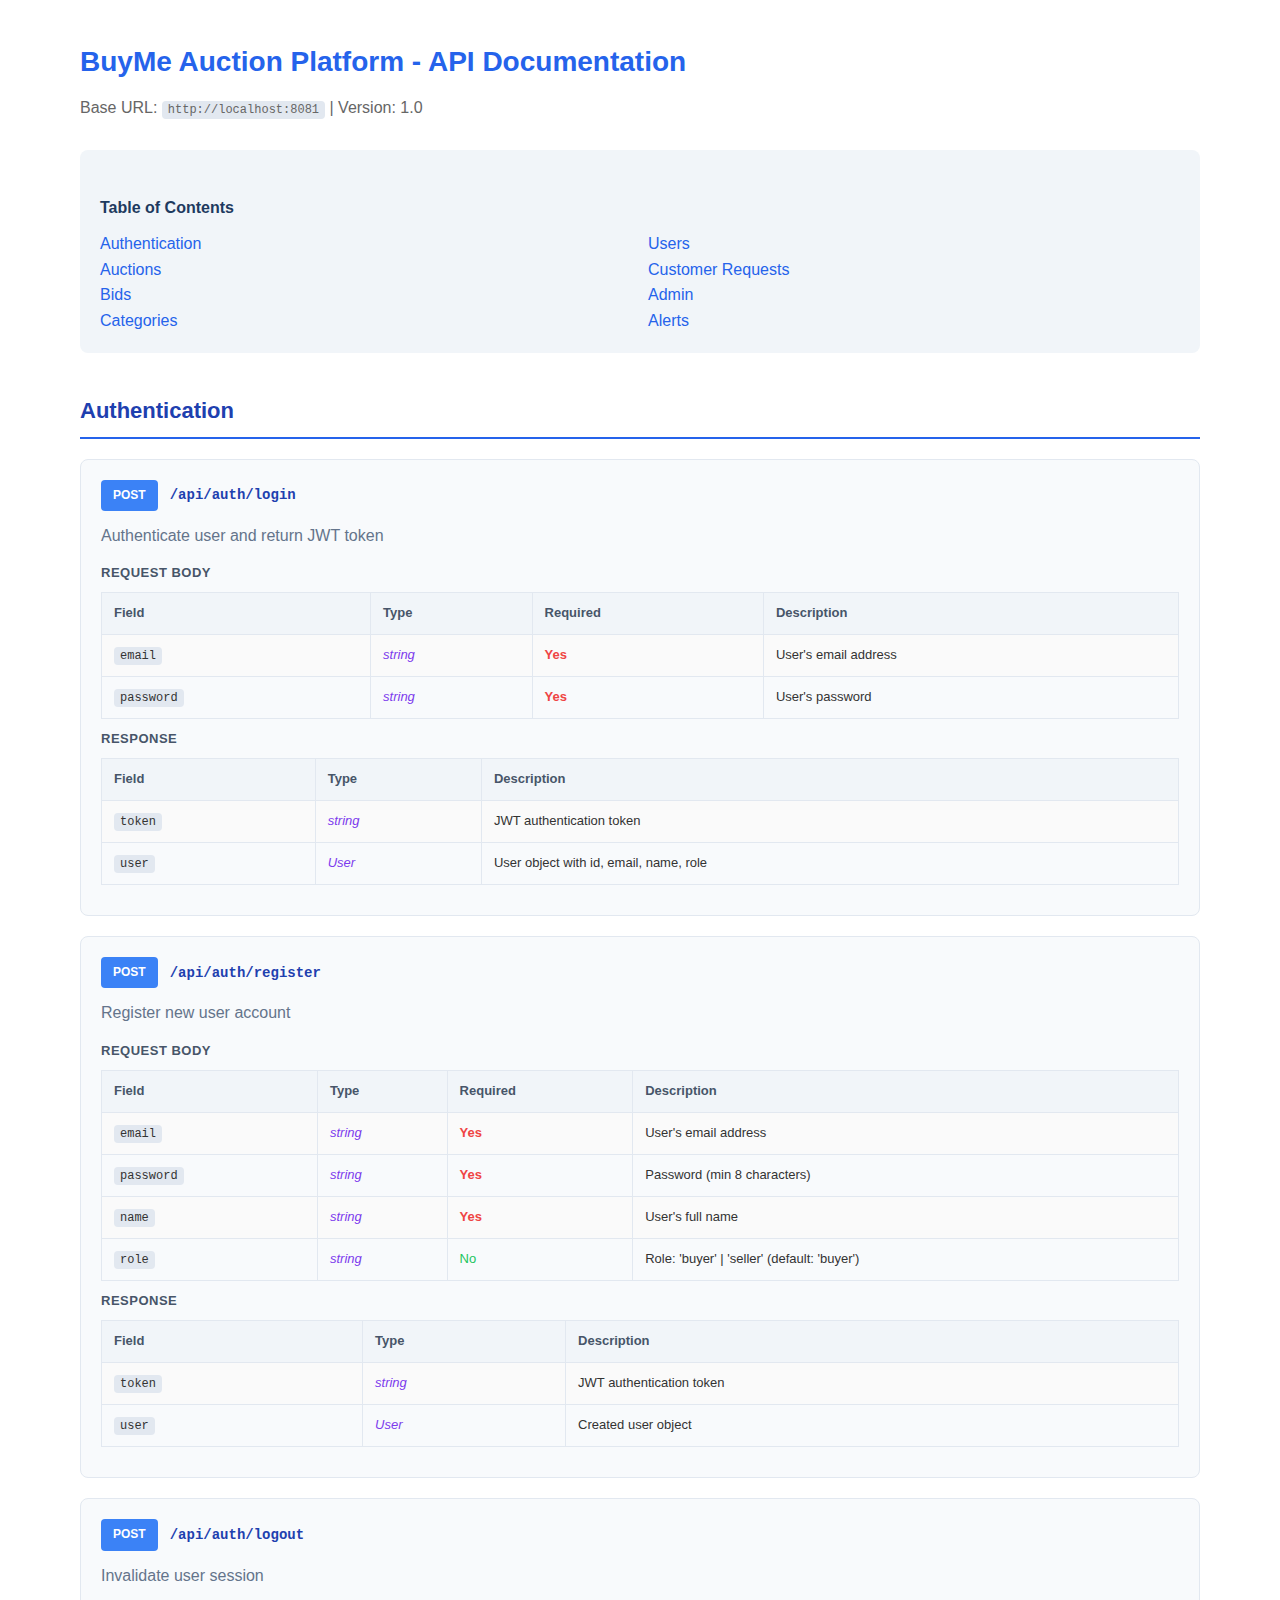
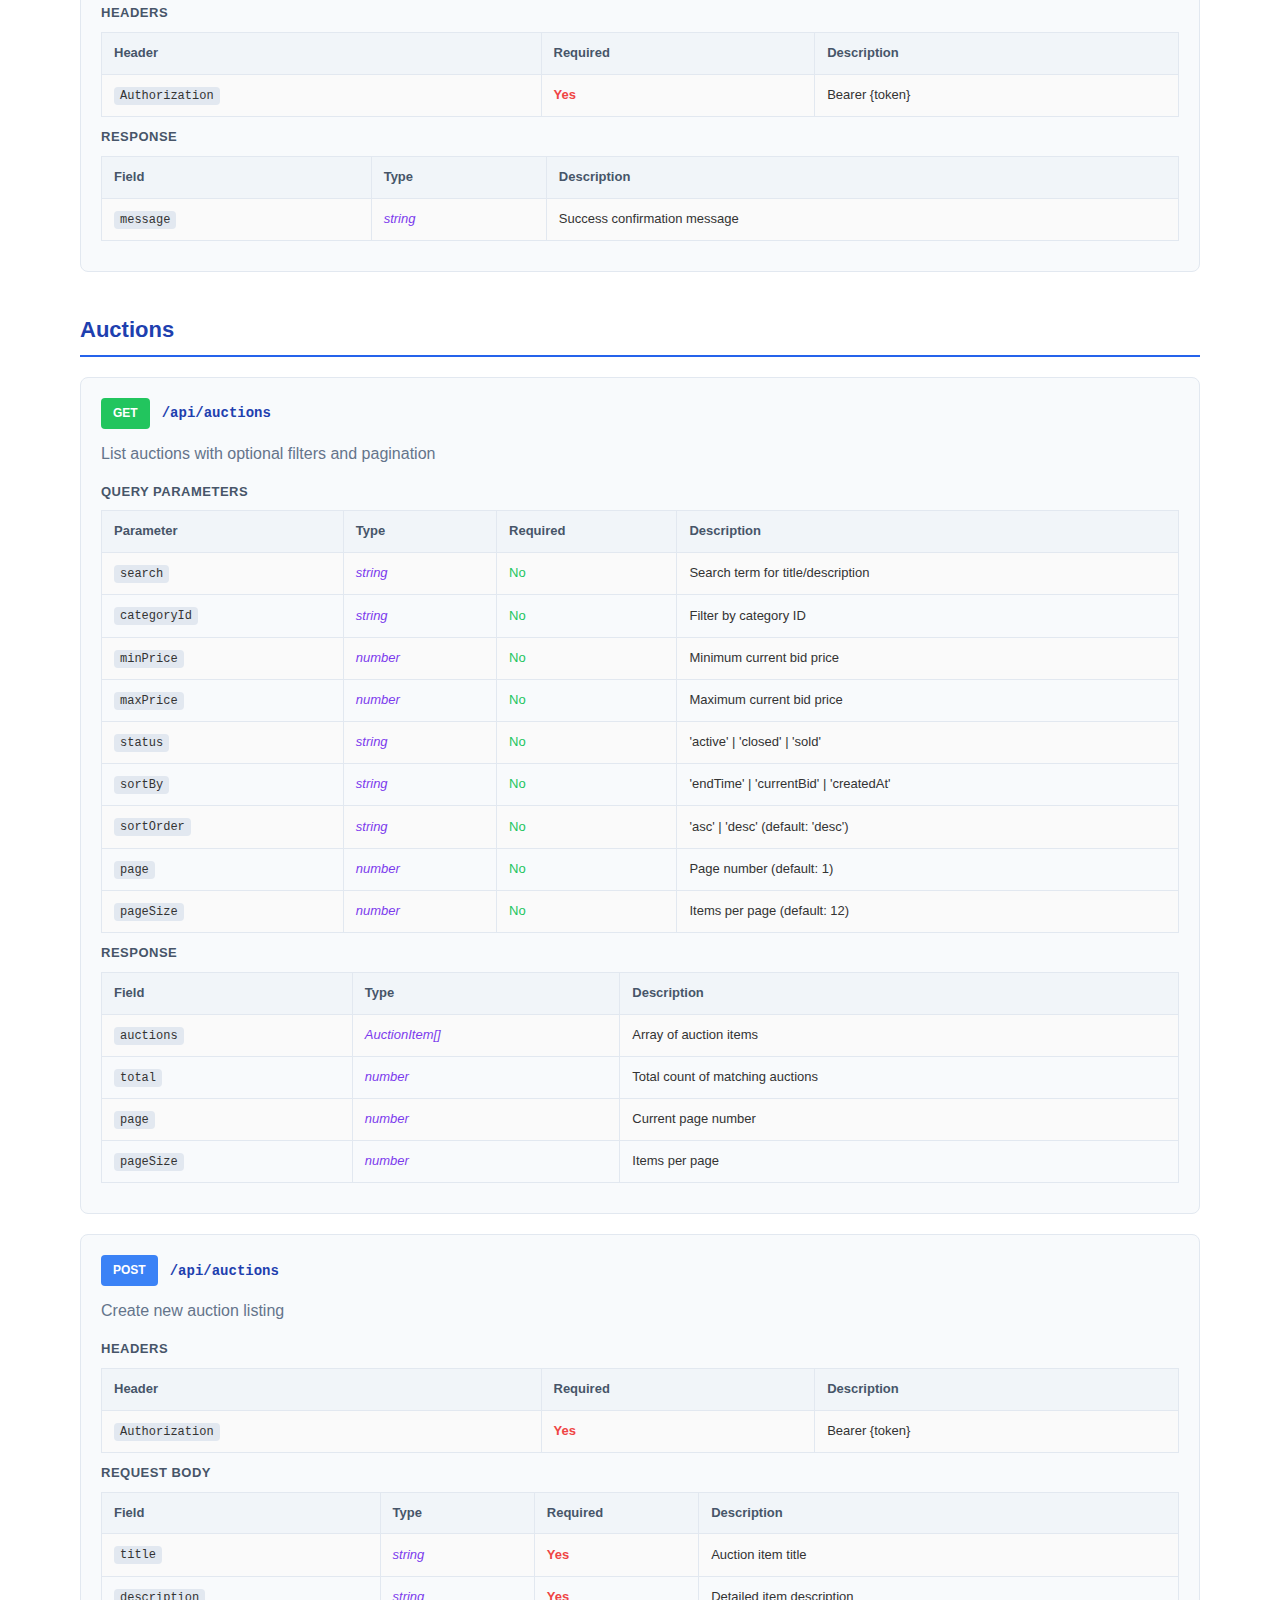
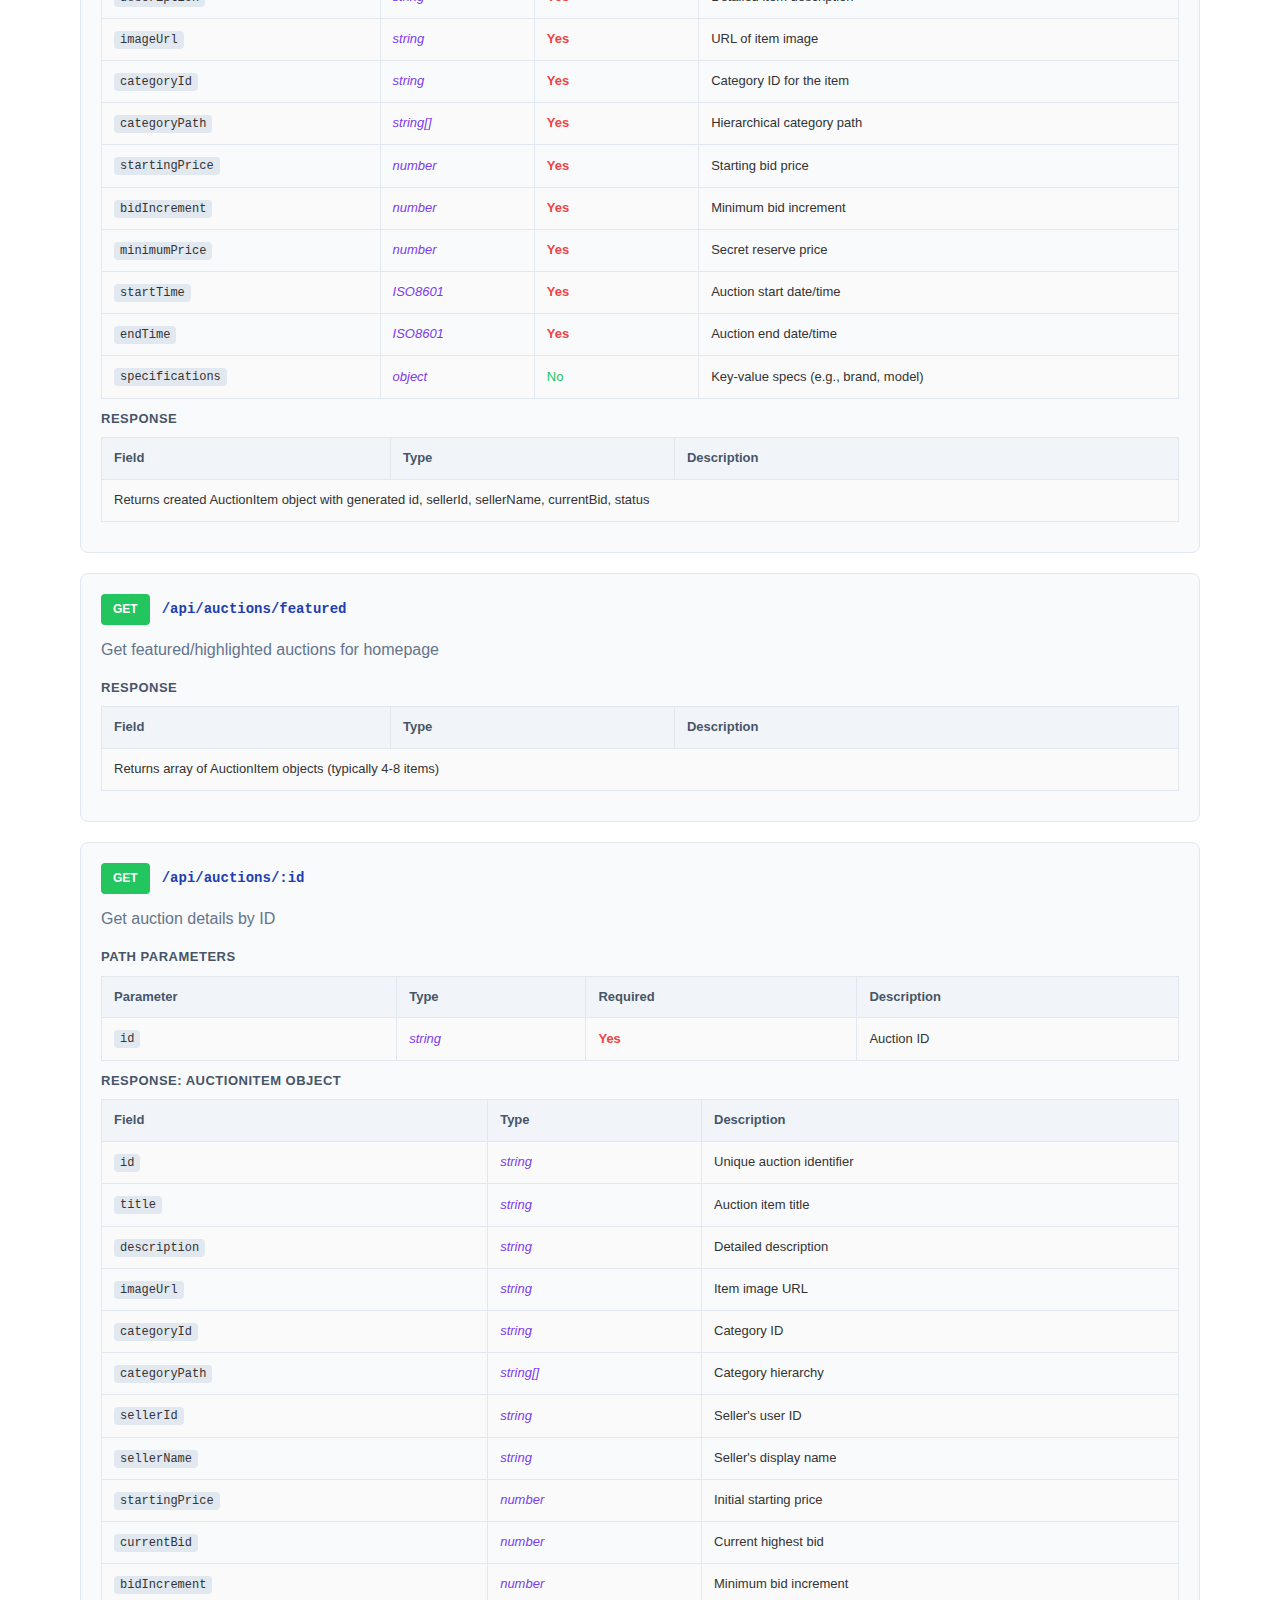
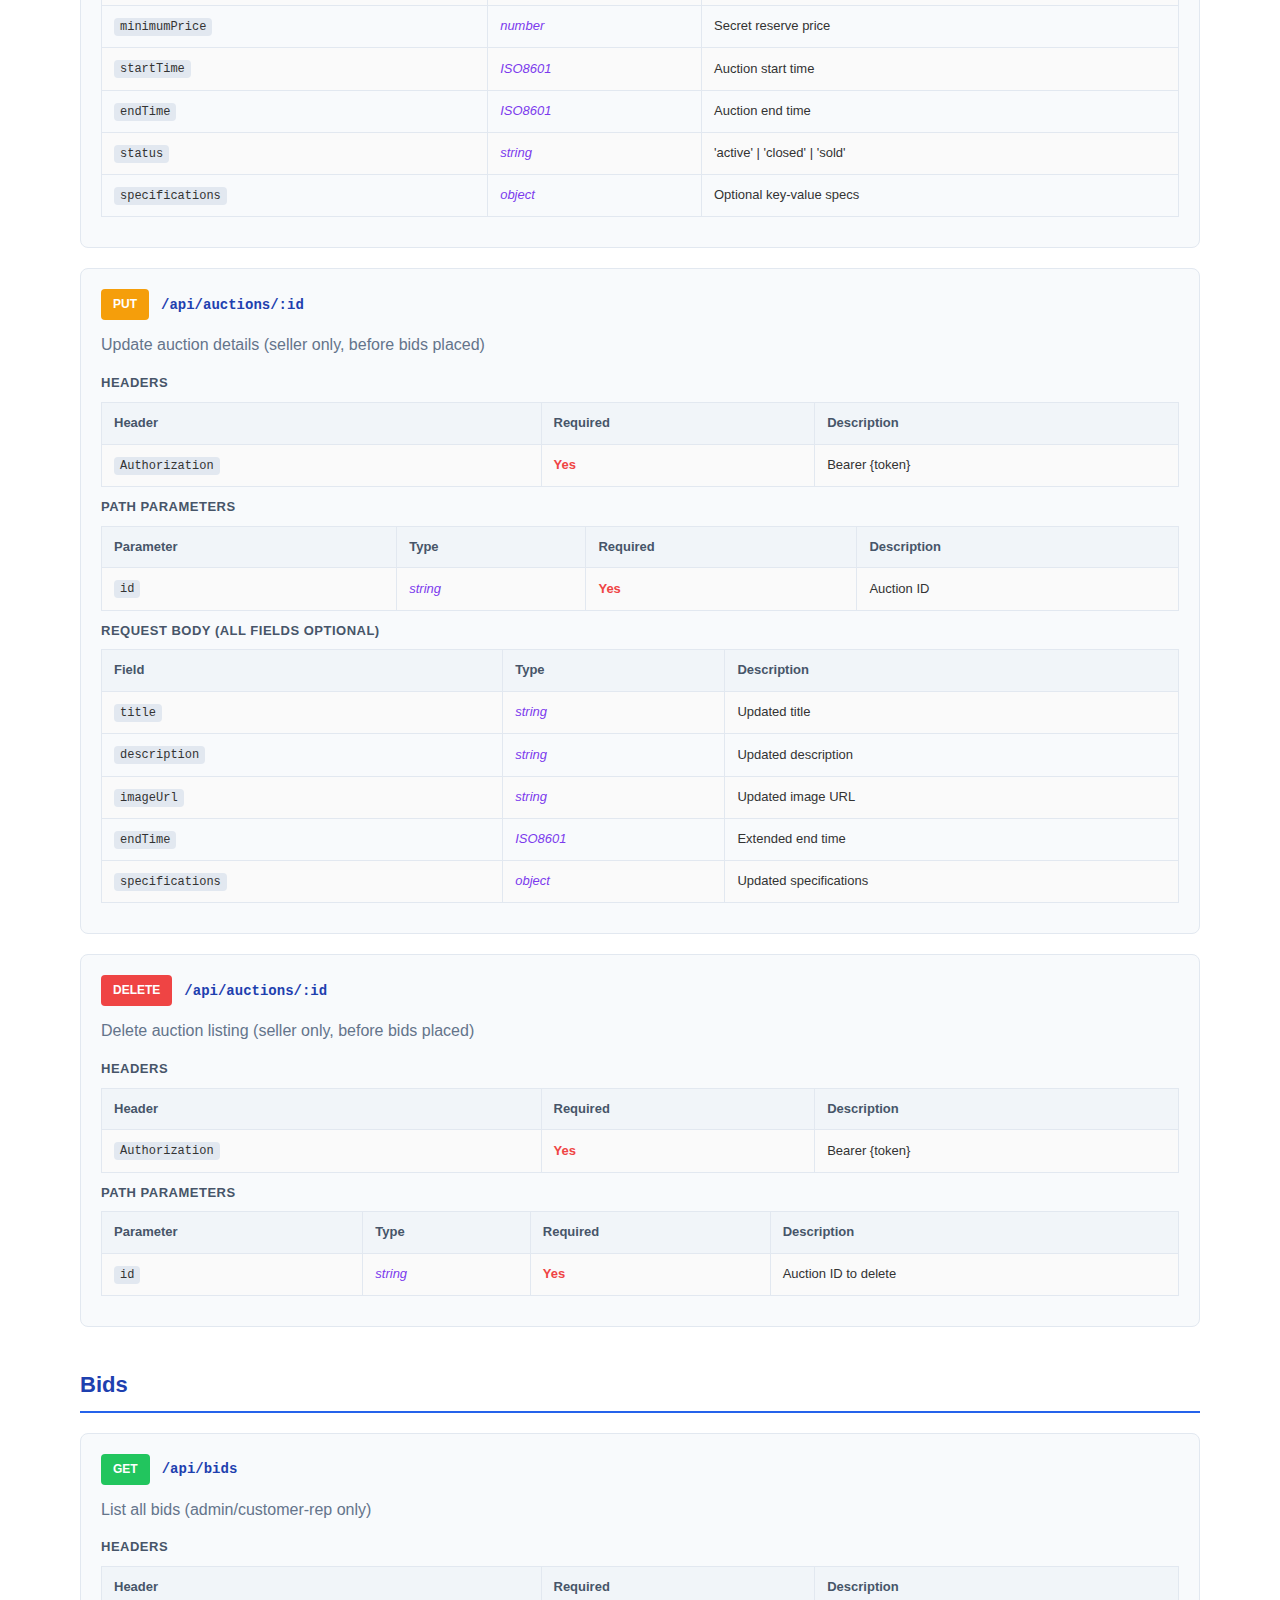
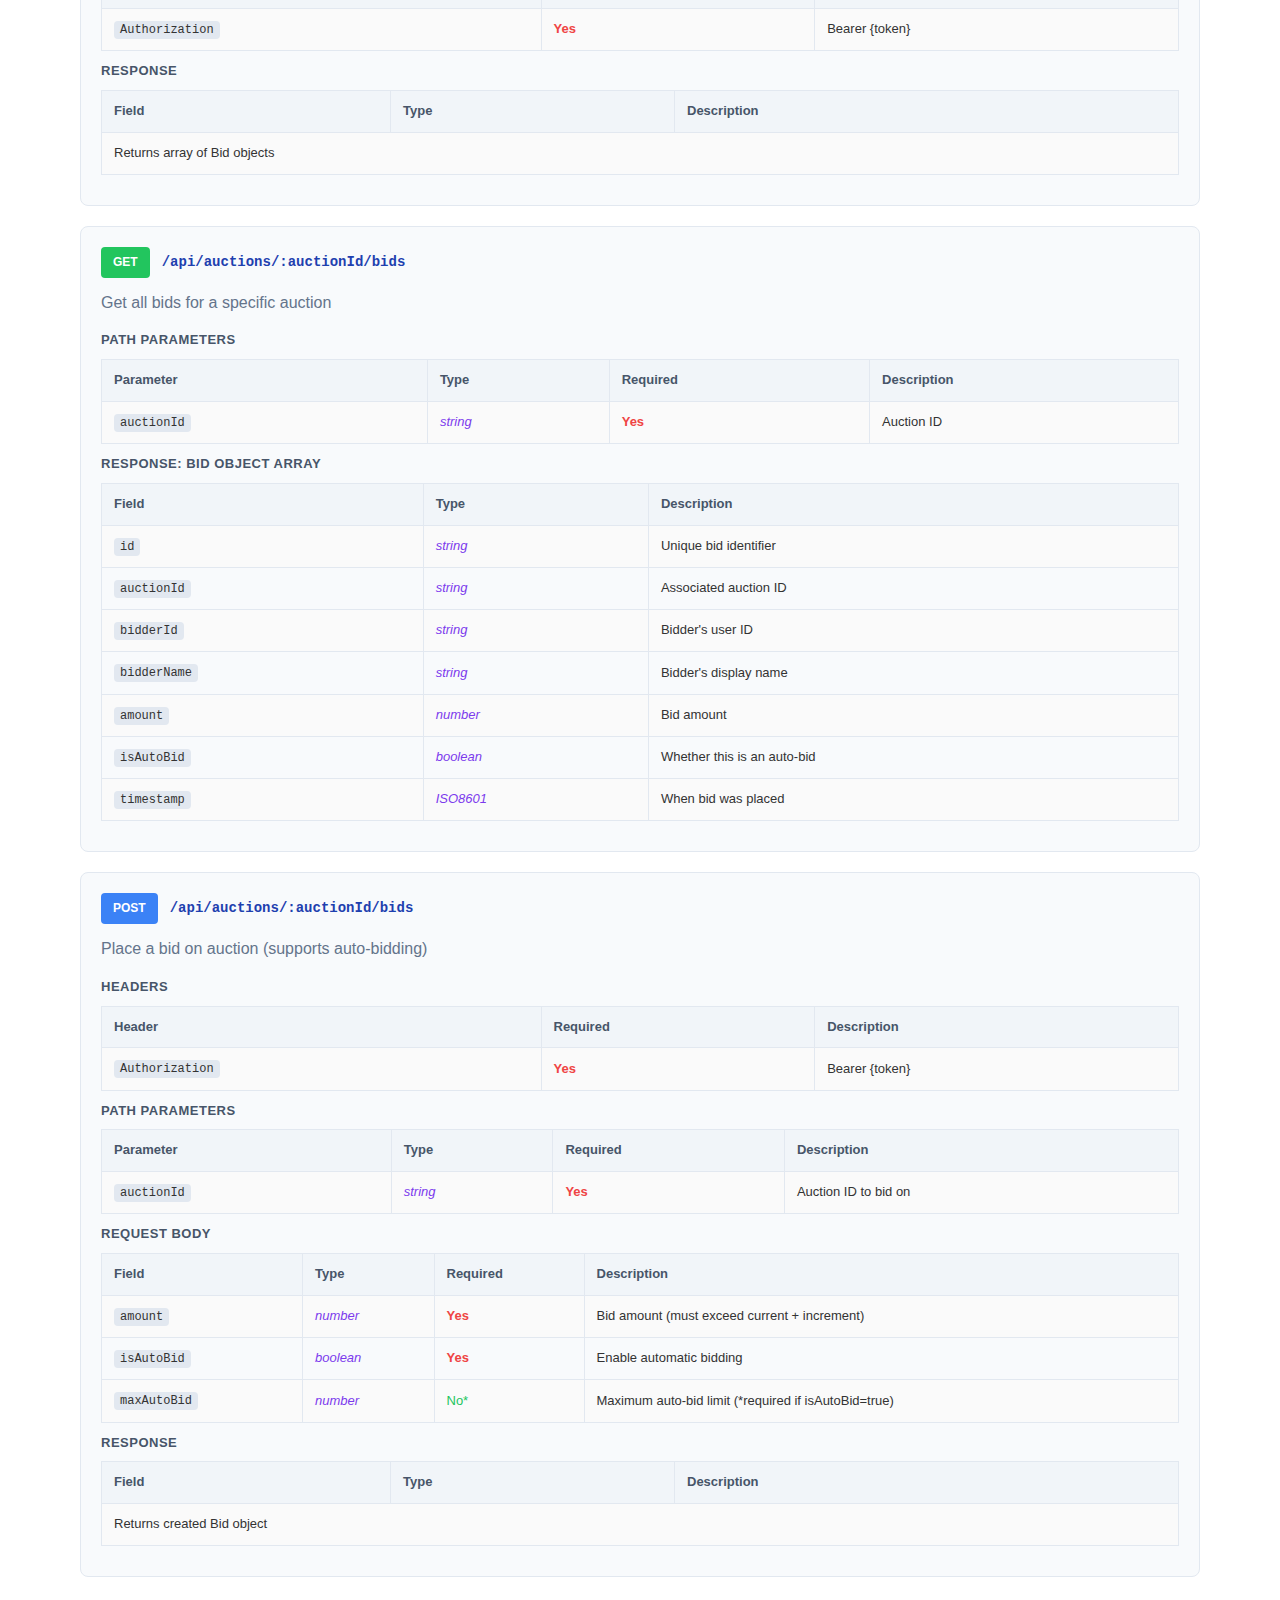
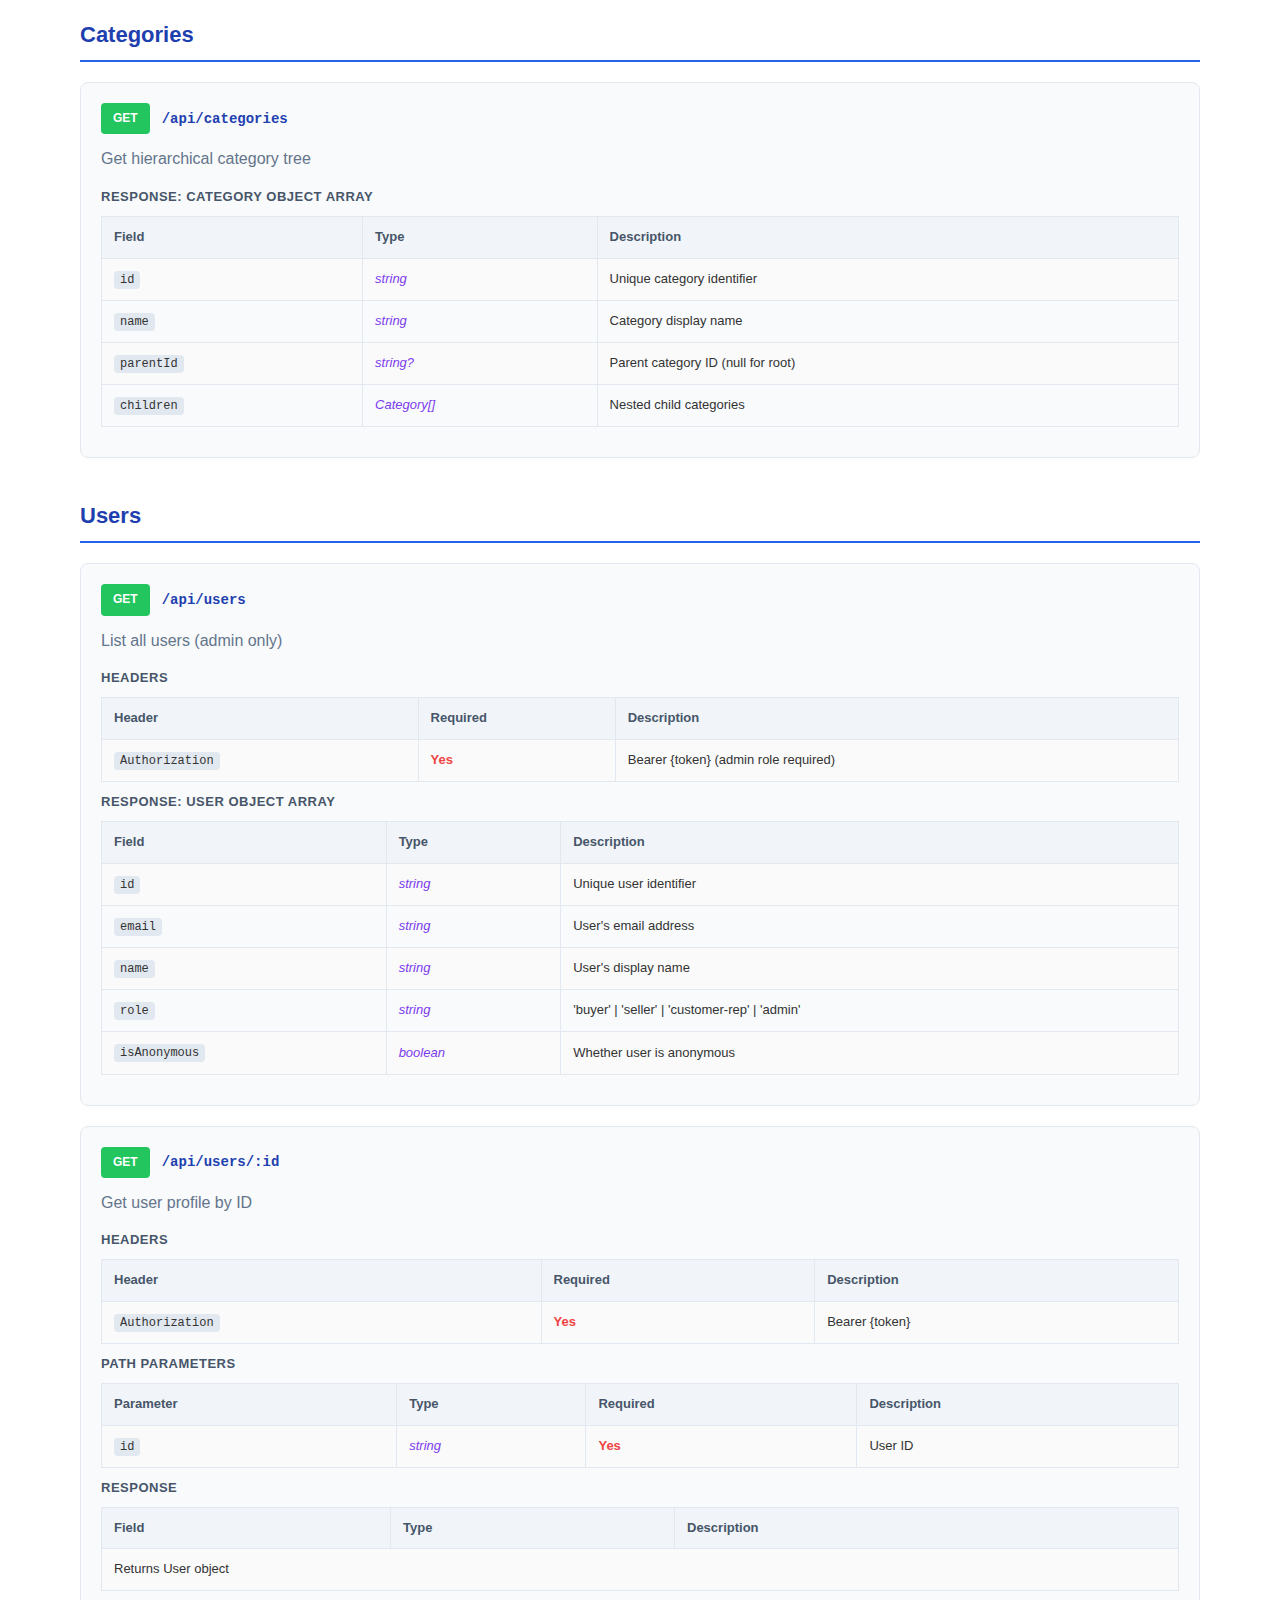
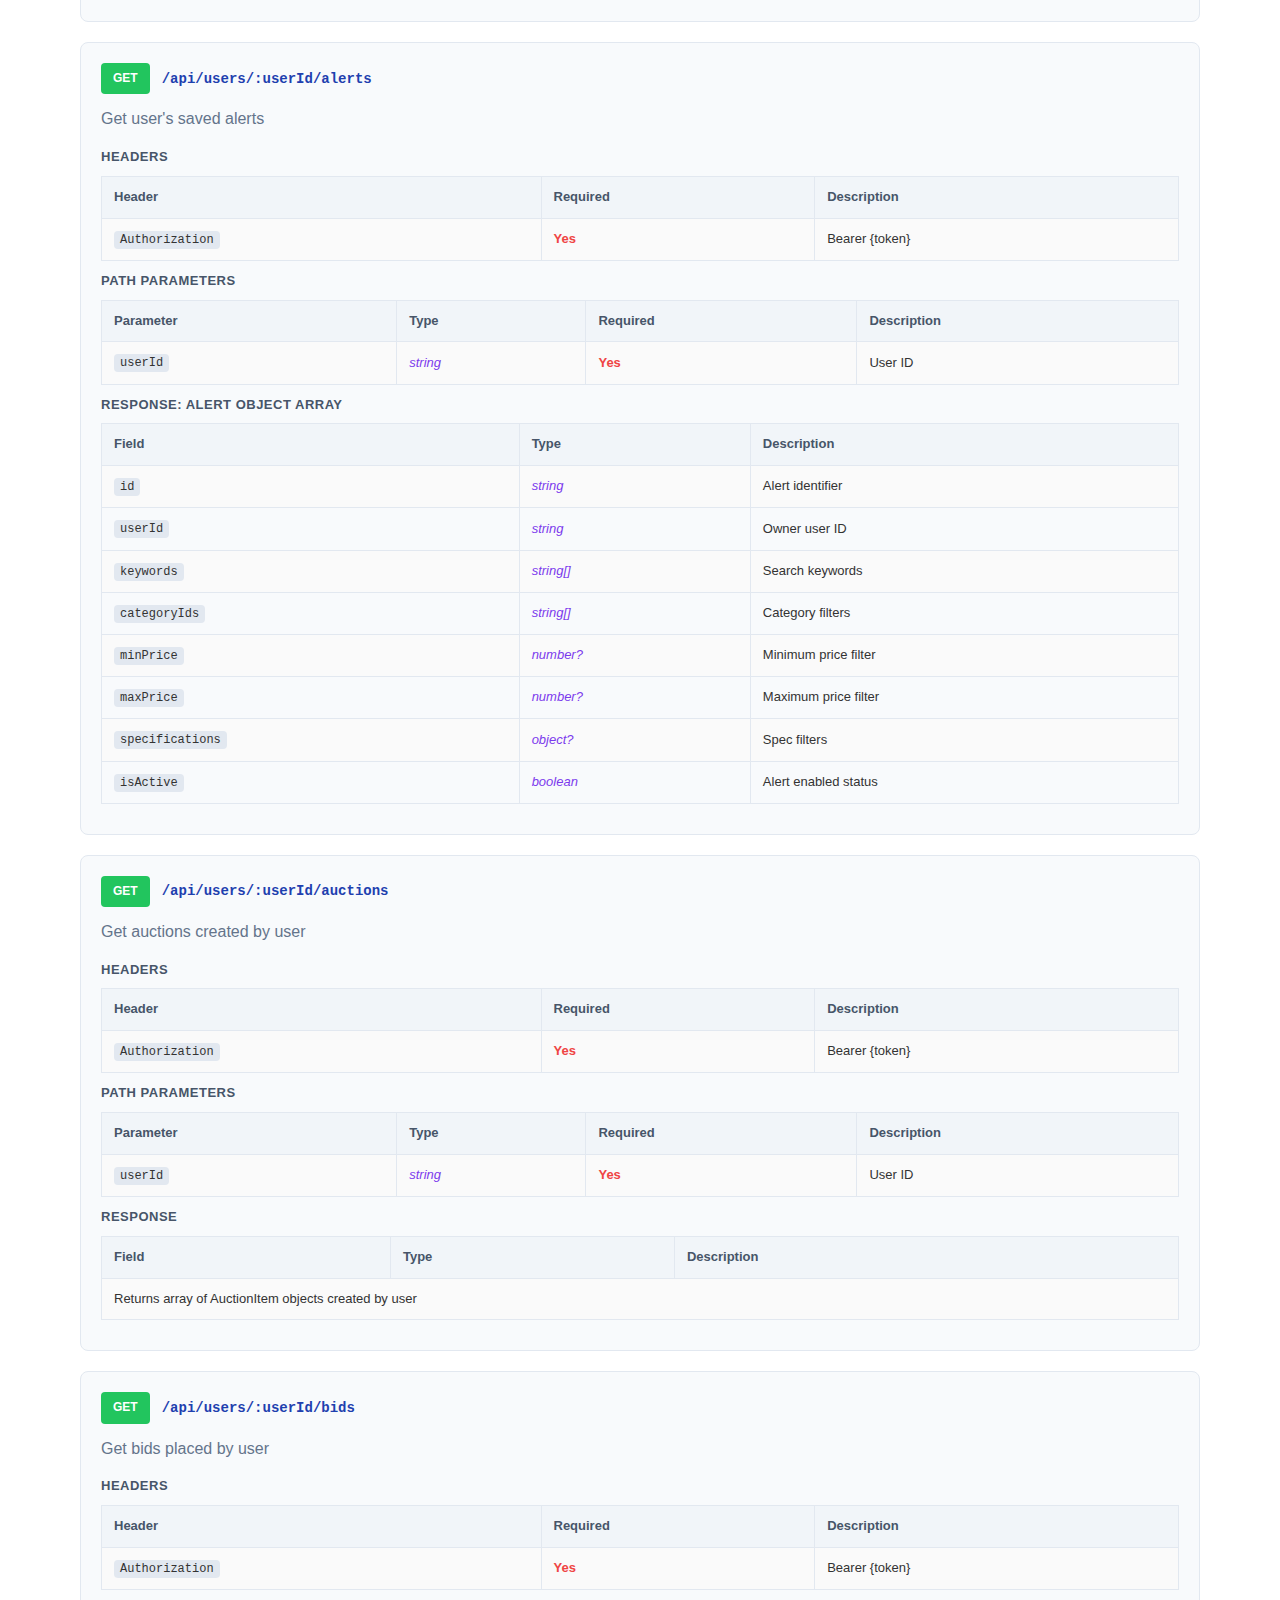
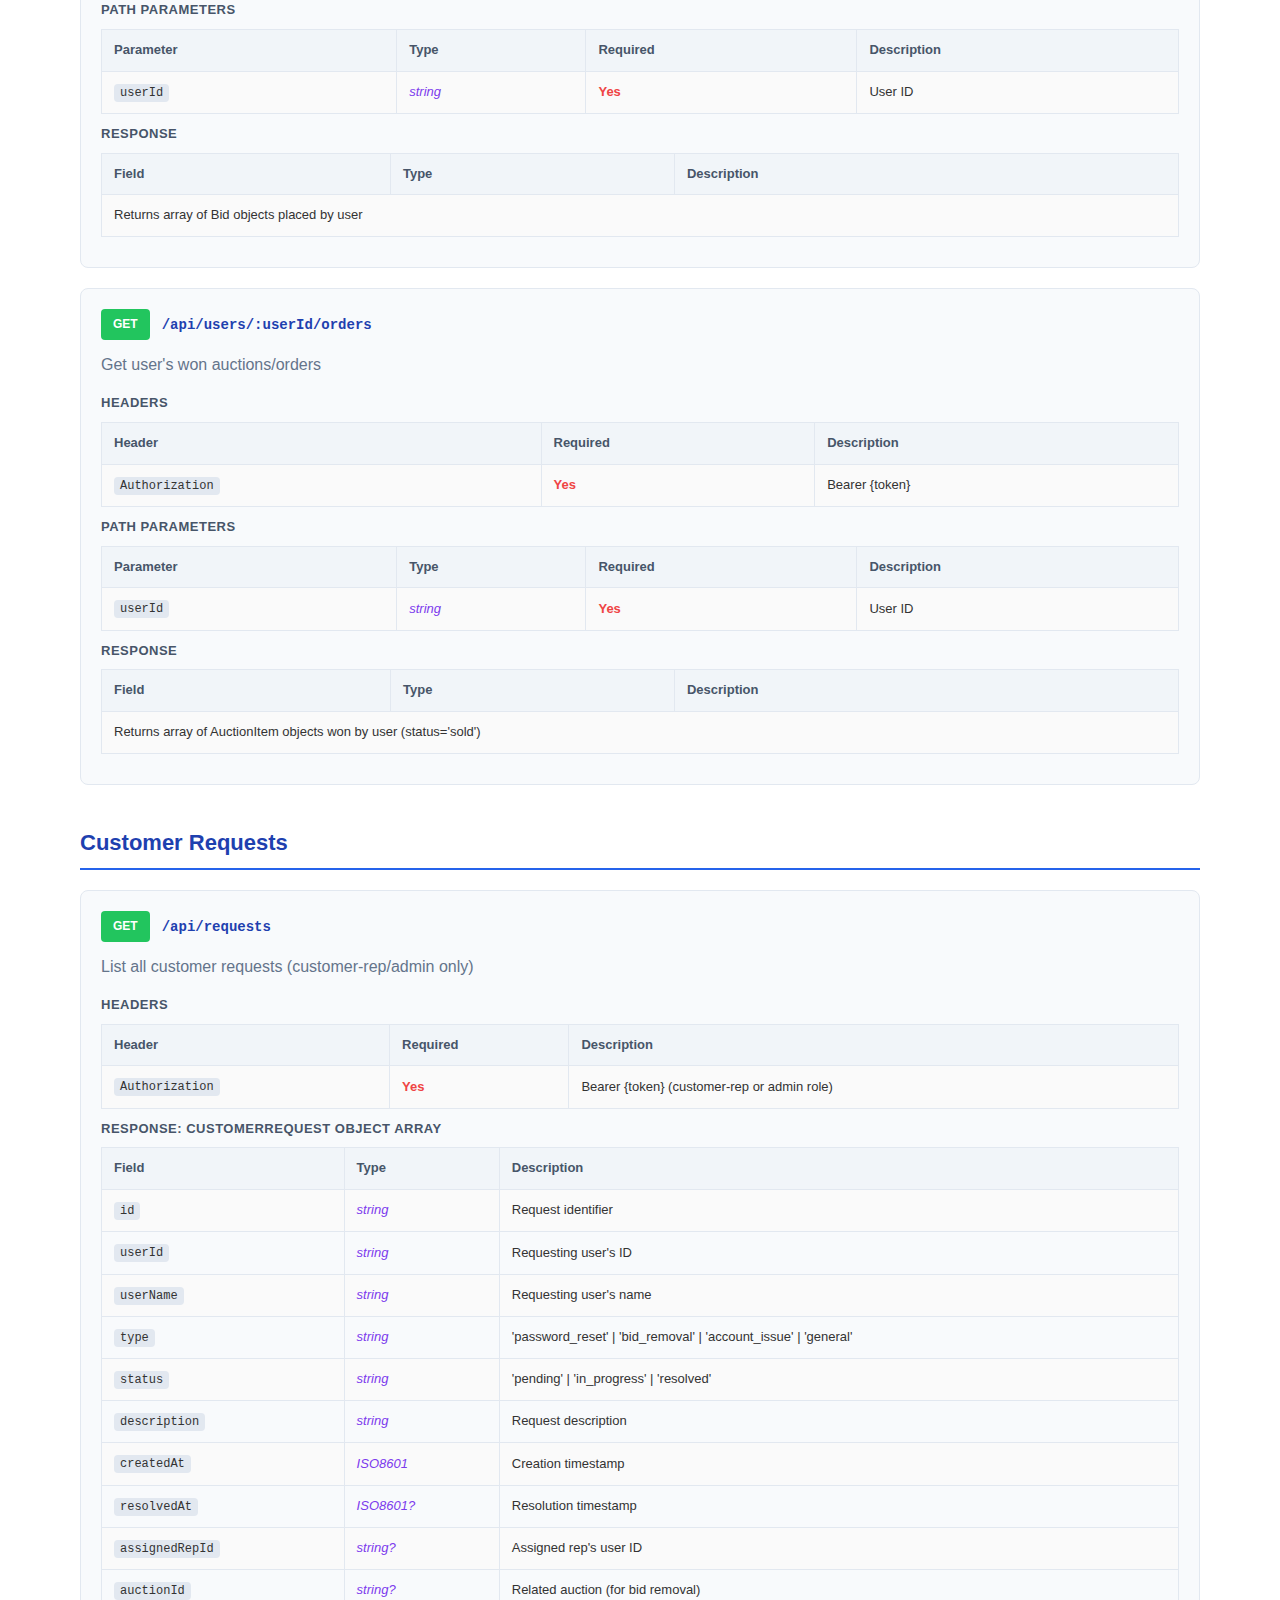
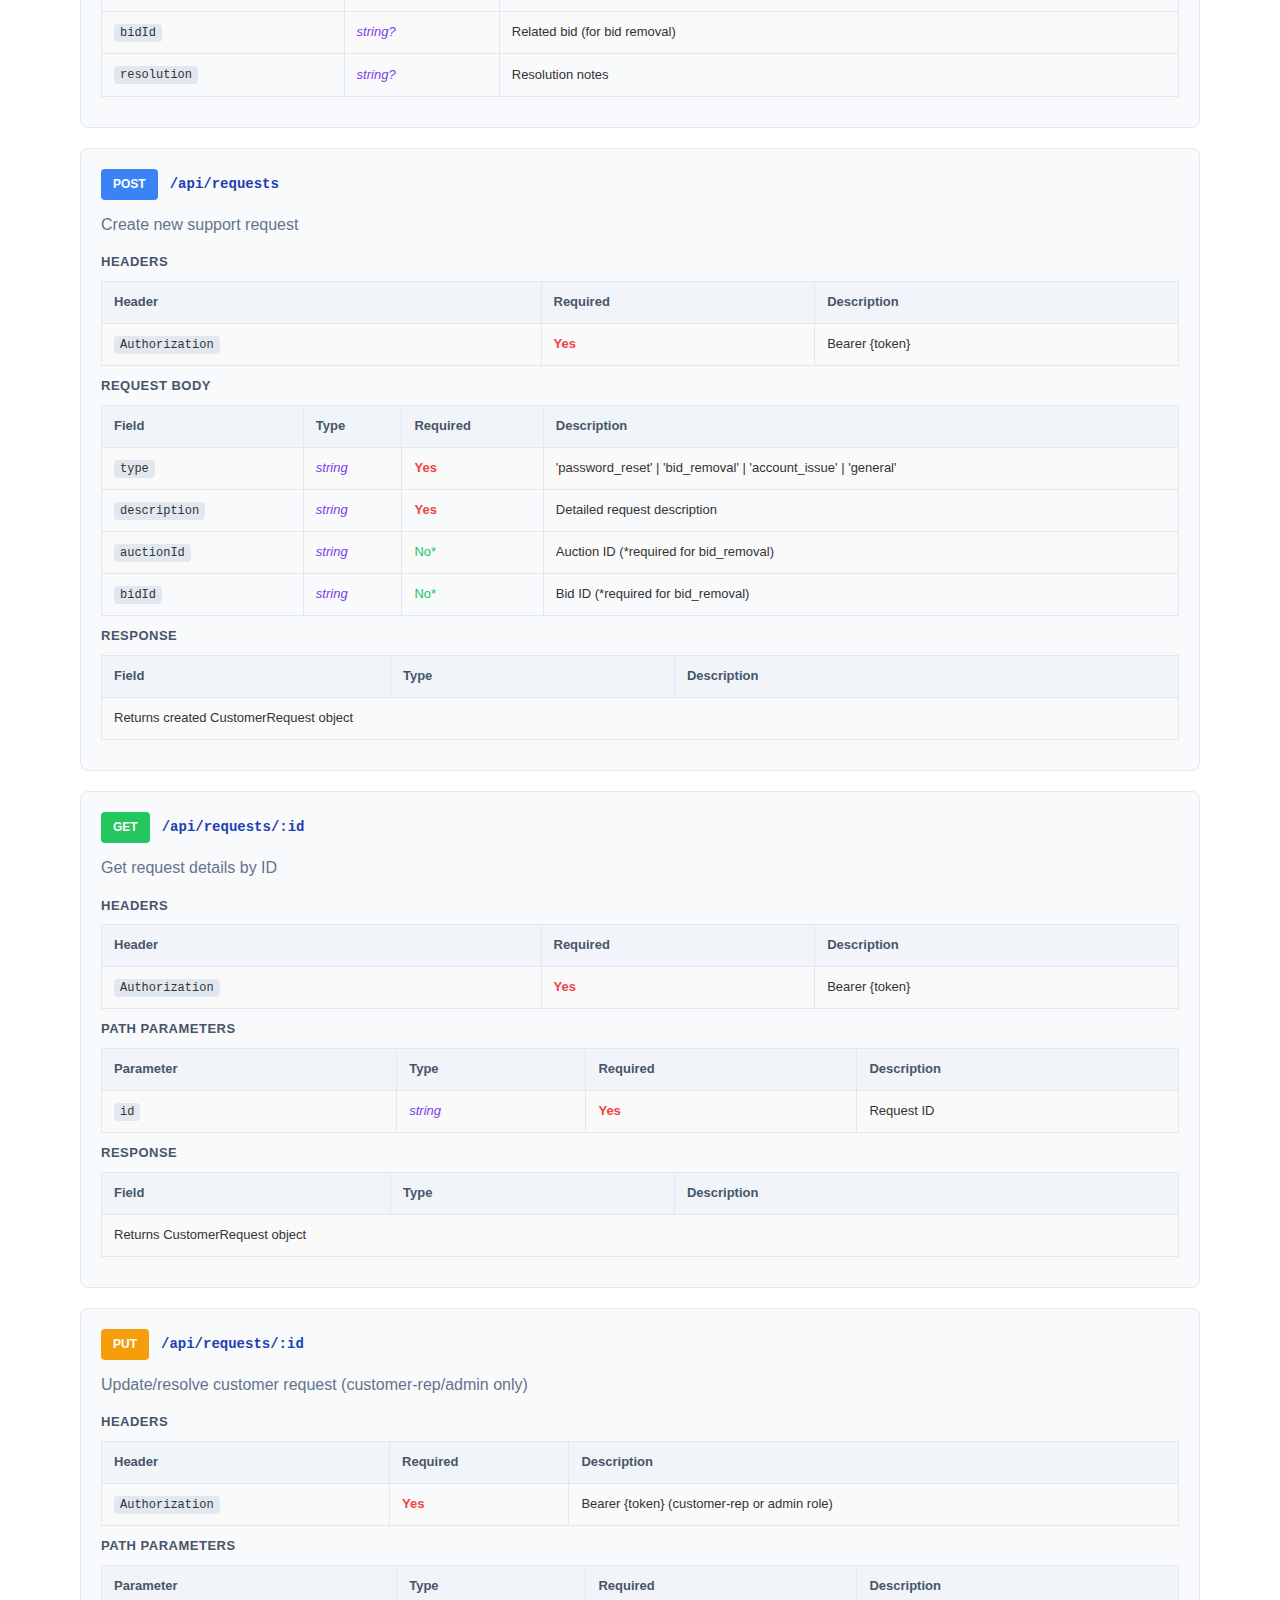
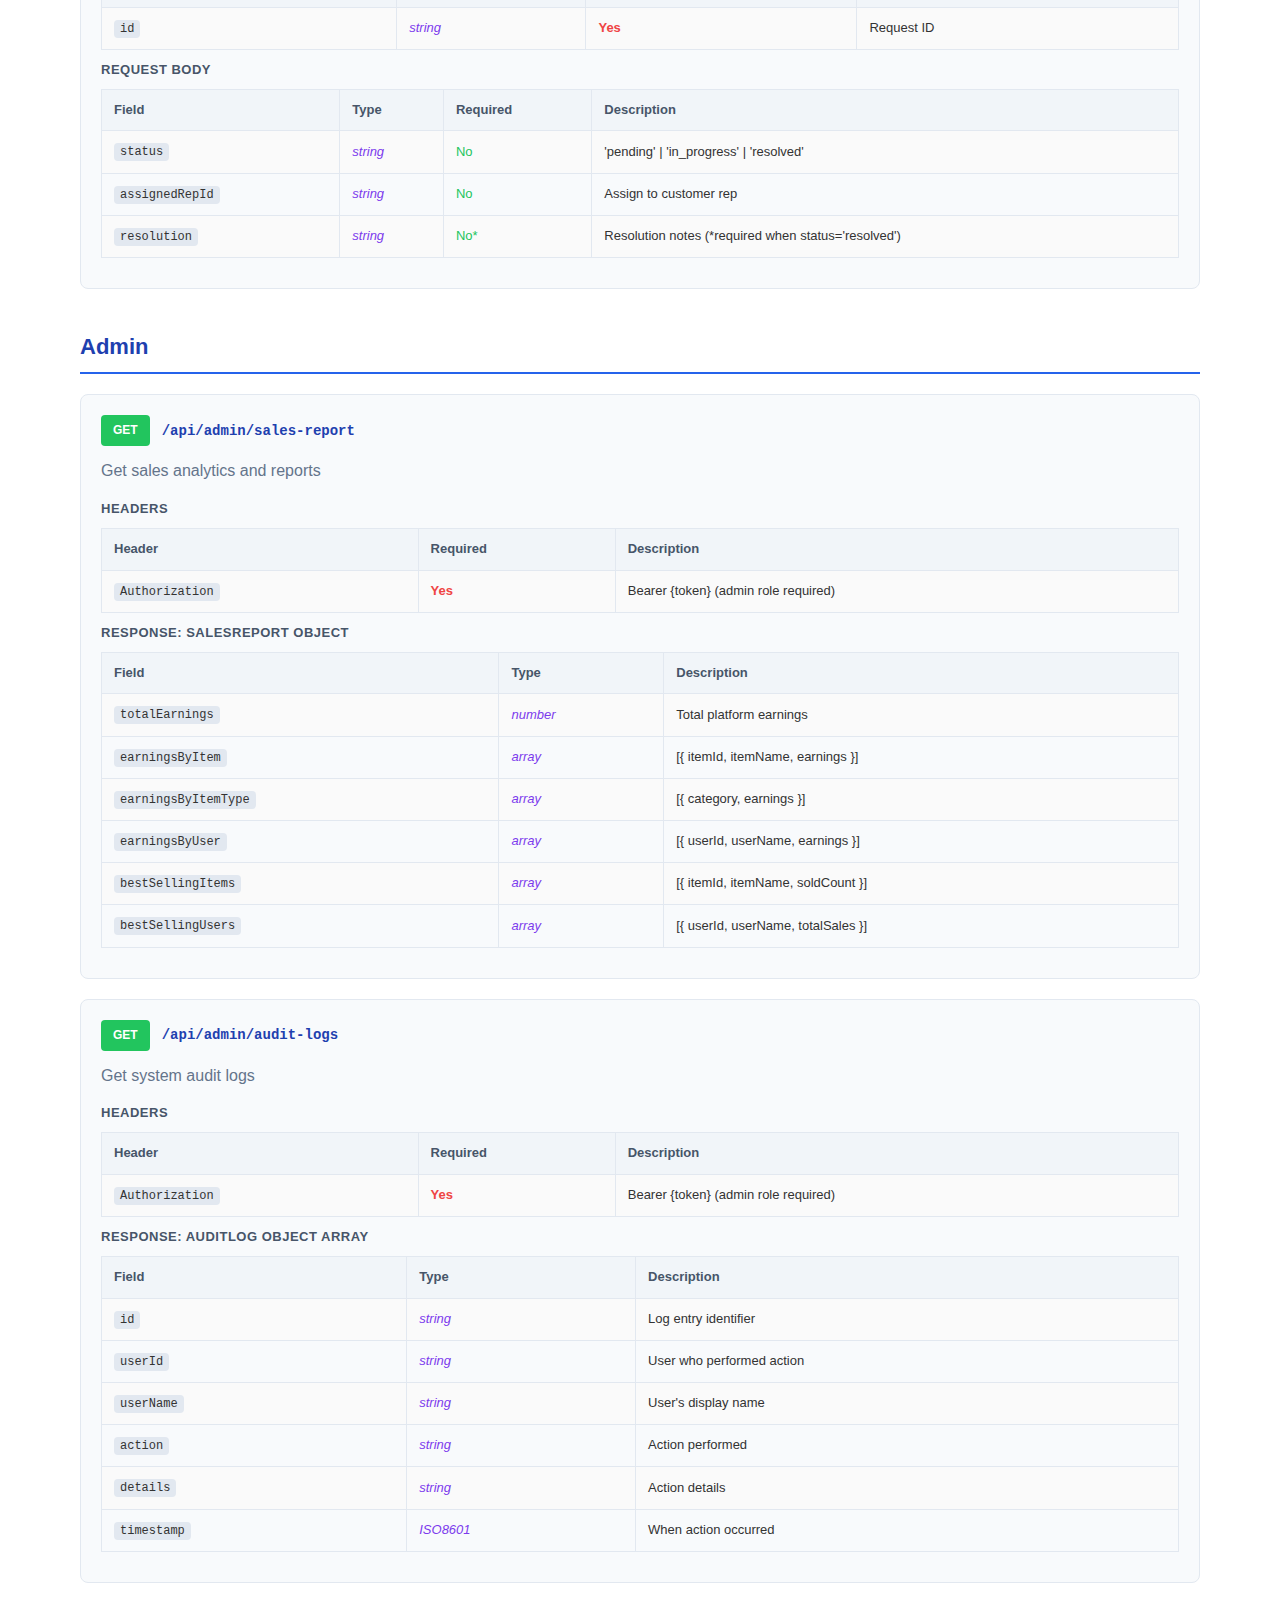
<file: public/api-documentation.html>
<!DOCTYPE html>
<html lang="en">
<head>
  <meta charset="UTF-8">
  <meta name="viewport" content="width=device-width, initial-scale=1.0">
  <title>BuyMe API Documentation</title>
  <style>
    * { margin: 0; padding: 0; box-sizing: border-box; }
    body { font-family: 'Segoe UI', Tahoma, Geneva, Verdana, sans-serif; padding: 40px; color: #333; line-height: 1.6; max-width: 1200px; margin: 0 auto; }
    h1 { color: #2563eb; margin-bottom: 10px; font-size: 28px; }
    h2 { color: #1e40af; margin: 40px 0 20px; font-size: 22px; border-bottom: 2px solid #2563eb; padding-bottom: 8px; }
    h3 { color: #1e3a5f; margin: 25px 0 12px; font-size: 16px; }
    .subtitle { color: #666; margin-bottom: 30px; }
    .endpoint-card { background: #f8fafc; border: 1px solid #e2e8f0; border-radius: 8px; padding: 20px; margin-bottom: 20px; }
    .endpoint-header { display: flex; align-items: center; gap: 12px; margin-bottom: 12px; }
    .method { font-weight: bold; padding: 6px 12px; border-radius: 4px; font-size: 12px; text-transform: uppercase; }
    .get { background-color: #22c55e; color: white; }
    .post { background-color: #3b82f6; color: white; }
    .put { background-color: #f59e0b; color: white; }
    .delete { background-color: #ef4444; color: white; }
    .endpoint-path { font-family: 'Courier New', monospace; font-size: 14px; color: #1e40af; font-weight: 600; }
    .description { color: #64748b; margin-bottom: 15px; }
    .params-section { margin-top: 15px; }
    .params-title { font-weight: 600; color: #475569; font-size: 13px; margin-bottom: 8px; text-transform: uppercase; letter-spacing: 0.5px; }
    table { width: 100%; border-collapse: collapse; margin-bottom: 10px; font-size: 13px; }
    th, td { border: 1px solid #e2e8f0; padding: 10px 12px; text-align: left; }
    th { background-color: #f1f5f9; color: #475569; font-weight: 600; }
    tr:nth-child(even) { background-color: #fafafa; }
    code { background-color: #e2e8f0; padding: 2px 6px; border-radius: 4px; font-family: 'Courier New', monospace; font-size: 12px; }
    .required { color: #ef4444; font-weight: 600; }
    .optional { color: #22c55e; }
    .type { color: #7c3aed; font-style: italic; }
    .footer { margin-top: 40px; padding-top: 20px; border-top: 1px solid #ddd; color: #666; font-size: 12px; }
    .toc { background: #f1f5f9; padding: 20px; border-radius: 8px; margin-bottom: 30px; }
    .toc h3 { margin-bottom: 10px; }
    .toc ul { list-style: none; columns: 2; }
    .toc a { color: #2563eb; text-decoration: none; }
    .toc a:hover { text-decoration: underline; }
    .example { background: #1e293b; color: #e2e8f0; padding: 12px; border-radius: 6px; font-family: 'Courier New', monospace; font-size: 12px; overflow-x: auto; margin-top: 10px; }
    @media print { 
      body { padding: 20px; } 
      h2 { page-break-after: avoid; } 
      .endpoint-card { page-break-inside: avoid; }
    }
    @media (max-width: 768px) {
      .toc ul { columns: 1; }
    }
  </style>
</head>
<body>
  <h1>BuyMe Auction Platform - API Documentation</h1>
  <p class="subtitle">Base URL: <code>http://localhost:8081</code> | Version: 1.0</p>

  <div class="toc">
    <h3>Table of Contents</h3>
    <ul>
      <li><a href="#auth">Authentication</a></li>
      <li><a href="#auctions">Auctions</a></li>
      <li><a href="#bids">Bids</a></li>
      <li><a href="#categories">Categories</a></li>
      <li><a href="#users">Users</a></li>
      <li><a href="#requests">Customer Requests</a></li>
      <li><a href="#admin">Admin</a></li>
      <li><a href="#alerts">Alerts</a></li>
    </ul>
  </div>

  <!-- AUTHENTICATION -->
  <h2 id="auth">Authentication</h2>

  <div class="endpoint-card">
    <div class="endpoint-header">
      <span class="method post">POST</span>
      <span class="endpoint-path">/api/auth/login</span>
    </div>
    <p class="description">Authenticate user and return JWT token</p>
    <div class="params-section">
      <p class="params-title">Request Body</p>
      <table>
        <tr><th>Field</th><th>Type</th><th>Required</th><th>Description</th></tr>
        <tr><td><code>email</code></td><td class="type">string</td><td class="required">Yes</td><td>User's email address</td></tr>
        <tr><td><code>password</code></td><td class="type">string</td><td class="required">Yes</td><td>User's password</td></tr>
      </table>
      <p class="params-title">Response</p>
      <table>
        <tr><th>Field</th><th>Type</th><th>Description</th></tr>
        <tr><td><code>token</code></td><td class="type">string</td><td>JWT authentication token</td></tr>
        <tr><td><code>user</code></td><td class="type">User</td><td>User object with id, email, name, role</td></tr>
      </table>
    </div>
  </div>

  <div class="endpoint-card">
    <div class="endpoint-header">
      <span class="method post">POST</span>
      <span class="endpoint-path">/api/auth/register</span>
    </div>
    <p class="description">Register new user account</p>
    <div class="params-section">
      <p class="params-title">Request Body</p>
      <table>
        <tr><th>Field</th><th>Type</th><th>Required</th><th>Description</th></tr>
        <tr><td><code>email</code></td><td class="type">string</td><td class="required">Yes</td><td>User's email address</td></tr>
        <tr><td><code>password</code></td><td class="type">string</td><td class="required">Yes</td><td>Password (min 8 characters)</td></tr>
        <tr><td><code>name</code></td><td class="type">string</td><td class="required">Yes</td><td>User's full name</td></tr>
        <tr><td><code>role</code></td><td class="type">string</td><td class="optional">No</td><td>Role: 'buyer' | 'seller' (default: 'buyer')</td></tr>
      </table>
      <p class="params-title">Response</p>
      <table>
        <tr><th>Field</th><th>Type</th><th>Description</th></tr>
        <tr><td><code>token</code></td><td class="type">string</td><td>JWT authentication token</td></tr>
        <tr><td><code>user</code></td><td class="type">User</td><td>Created user object</td></tr>
      </table>
    </div>
  </div>

  <div class="endpoint-card">
    <div class="endpoint-header">
      <span class="method post">POST</span>
      <span class="endpoint-path">/api/auth/logout</span>
    </div>
    <p class="description">Invalidate user session</p>
    <div class="params-section">
      <p class="params-title">Headers</p>
      <table>
        <tr><th>Header</th><th>Required</th><th>Description</th></tr>
        <tr><td><code>Authorization</code></td><td class="required">Yes</td><td>Bearer {token}</td></tr>
      </table>
      <p class="params-title">Response</p>
      <table>
        <tr><th>Field</th><th>Type</th><th>Description</th></tr>
        <tr><td><code>message</code></td><td class="type">string</td><td>Success confirmation message</td></tr>
      </table>
    </div>
  </div>

  <!-- AUCTIONS -->
  <h2 id="auctions">Auctions</h2>

  <div class="endpoint-card">
    <div class="endpoint-header">
      <span class="method get">GET</span>
      <span class="endpoint-path">/api/auctions</span>
    </div>
    <p class="description">List auctions with optional filters and pagination</p>
    <div class="params-section">
      <p class="params-title">Query Parameters</p>
      <table>
        <tr><th>Parameter</th><th>Type</th><th>Required</th><th>Description</th></tr>
        <tr><td><code>search</code></td><td class="type">string</td><td class="optional">No</td><td>Search term for title/description</td></tr>
        <tr><td><code>categoryId</code></td><td class="type">string</td><td class="optional">No</td><td>Filter by category ID</td></tr>
        <tr><td><code>minPrice</code></td><td class="type">number</td><td class="optional">No</td><td>Minimum current bid price</td></tr>
        <tr><td><code>maxPrice</code></td><td class="type">number</td><td class="optional">No</td><td>Maximum current bid price</td></tr>
        <tr><td><code>status</code></td><td class="type">string</td><td class="optional">No</td><td>'active' | 'closed' | 'sold'</td></tr>
        <tr><td><code>sortBy</code></td><td class="type">string</td><td class="optional">No</td><td>'endTime' | 'currentBid' | 'createdAt'</td></tr>
        <tr><td><code>sortOrder</code></td><td class="type">string</td><td class="optional">No</td><td>'asc' | 'desc' (default: 'desc')</td></tr>
        <tr><td><code>page</code></td><td class="type">number</td><td class="optional">No</td><td>Page number (default: 1)</td></tr>
        <tr><td><code>pageSize</code></td><td class="type">number</td><td class="optional">No</td><td>Items per page (default: 12)</td></tr>
      </table>
      <p class="params-title">Response</p>
      <table>
        <tr><th>Field</th><th>Type</th><th>Description</th></tr>
        <tr><td><code>auctions</code></td><td class="type">AuctionItem[]</td><td>Array of auction items</td></tr>
        <tr><td><code>total</code></td><td class="type">number</td><td>Total count of matching auctions</td></tr>
        <tr><td><code>page</code></td><td class="type">number</td><td>Current page number</td></tr>
        <tr><td><code>pageSize</code></td><td class="type">number</td><td>Items per page</td></tr>
      </table>
    </div>
  </div>

  <div class="endpoint-card">
    <div class="endpoint-header">
      <span class="method post">POST</span>
      <span class="endpoint-path">/api/auctions</span>
    </div>
    <p class="description">Create new auction listing</p>
    <div class="params-section">
      <p class="params-title">Headers</p>
      <table>
        <tr><th>Header</th><th>Required</th><th>Description</th></tr>
        <tr><td><code>Authorization</code></td><td class="required">Yes</td><td>Bearer {token}</td></tr>
      </table>
      <p class="params-title">Request Body</p>
      <table>
        <tr><th>Field</th><th>Type</th><th>Required</th><th>Description</th></tr>
        <tr><td><code>title</code></td><td class="type">string</td><td class="required">Yes</td><td>Auction item title</td></tr>
        <tr><td><code>description</code></td><td class="type">string</td><td class="required">Yes</td><td>Detailed item description</td></tr>
        <tr><td><code>imageUrl</code></td><td class="type">string</td><td class="required">Yes</td><td>URL of item image</td></tr>
        <tr><td><code>categoryId</code></td><td class="type">string</td><td class="required">Yes</td><td>Category ID for the item</td></tr>
        <tr><td><code>categoryPath</code></td><td class="type">string[]</td><td class="required">Yes</td><td>Hierarchical category path</td></tr>
        <tr><td><code>startingPrice</code></td><td class="type">number</td><td class="required">Yes</td><td>Starting bid price</td></tr>
        <tr><td><code>bidIncrement</code></td><td class="type">number</td><td class="required">Yes</td><td>Minimum bid increment</td></tr>
        <tr><td><code>minimumPrice</code></td><td class="type">number</td><td class="required">Yes</td><td>Secret reserve price</td></tr>
        <tr><td><code>startTime</code></td><td class="type">ISO8601</td><td class="required">Yes</td><td>Auction start date/time</td></tr>
        <tr><td><code>endTime</code></td><td class="type">ISO8601</td><td class="required">Yes</td><td>Auction end date/time</td></tr>
        <tr><td><code>specifications</code></td><td class="type">object</td><td class="optional">No</td><td>Key-value specs (e.g., brand, model)</td></tr>
      </table>
      <p class="params-title">Response</p>
      <table>
        <tr><th>Field</th><th>Type</th><th>Description</th></tr>
        <tr><td colspan="3">Returns created AuctionItem object with generated id, sellerId, sellerName, currentBid, status</td></tr>
      </table>
    </div>
  </div>

  <div class="endpoint-card">
    <div class="endpoint-header">
      <span class="method get">GET</span>
      <span class="endpoint-path">/api/auctions/featured</span>
    </div>
    <p class="description">Get featured/highlighted auctions for homepage</p>
    <div class="params-section">
      <p class="params-title">Response</p>
      <table>
        <tr><th>Field</th><th>Type</th><th>Description</th></tr>
        <tr><td colspan="3">Returns array of AuctionItem objects (typically 4-8 items)</td></tr>
      </table>
    </div>
  </div>

  <div class="endpoint-card">
    <div class="endpoint-header">
      <span class="method get">GET</span>
      <span class="endpoint-path">/api/auctions/:id</span>
    </div>
    <p class="description">Get auction details by ID</p>
    <div class="params-section">
      <p class="params-title">Path Parameters</p>
      <table>
        <tr><th>Parameter</th><th>Type</th><th>Required</th><th>Description</th></tr>
        <tr><td><code>id</code></td><td class="type">string</td><td class="required">Yes</td><td>Auction ID</td></tr>
      </table>
      <p class="params-title">Response: AuctionItem Object</p>
      <table>
        <tr><th>Field</th><th>Type</th><th>Description</th></tr>
        <tr><td><code>id</code></td><td class="type">string</td><td>Unique auction identifier</td></tr>
        <tr><td><code>title</code></td><td class="type">string</td><td>Auction item title</td></tr>
        <tr><td><code>description</code></td><td class="type">string</td><td>Detailed description</td></tr>
        <tr><td><code>imageUrl</code></td><td class="type">string</td><td>Item image URL</td></tr>
        <tr><td><code>categoryId</code></td><td class="type">string</td><td>Category ID</td></tr>
        <tr><td><code>categoryPath</code></td><td class="type">string[]</td><td>Category hierarchy</td></tr>
        <tr><td><code>sellerId</code></td><td class="type">string</td><td>Seller's user ID</td></tr>
        <tr><td><code>sellerName</code></td><td class="type">string</td><td>Seller's display name</td></tr>
        <tr><td><code>startingPrice</code></td><td class="type">number</td><td>Initial starting price</td></tr>
        <tr><td><code>currentBid</code></td><td class="type">number</td><td>Current highest bid</td></tr>
        <tr><td><code>bidIncrement</code></td><td class="type">number</td><td>Minimum bid increment</td></tr>
        <tr><td><code>minimumPrice</code></td><td class="type">number</td><td>Secret reserve price</td></tr>
        <tr><td><code>startTime</code></td><td class="type">ISO8601</td><td>Auction start time</td></tr>
        <tr><td><code>endTime</code></td><td class="type">ISO8601</td><td>Auction end time</td></tr>
        <tr><td><code>status</code></td><td class="type">string</td><td>'active' | 'closed' | 'sold'</td></tr>
        <tr><td><code>specifications</code></td><td class="type">object</td><td>Optional key-value specs</td></tr>
      </table>
    </div>
  </div>

  <div class="endpoint-card">
    <div class="endpoint-header">
      <span class="method put">PUT</span>
      <span class="endpoint-path">/api/auctions/:id</span>
    </div>
    <p class="description">Update auction details (seller only, before bids placed)</p>
    <div class="params-section">
      <p class="params-title">Headers</p>
      <table>
        <tr><th>Header</th><th>Required</th><th>Description</th></tr>
        <tr><td><code>Authorization</code></td><td class="required">Yes</td><td>Bearer {token}</td></tr>
      </table>
      <p class="params-title">Path Parameters</p>
      <table>
        <tr><th>Parameter</th><th>Type</th><th>Required</th><th>Description</th></tr>
        <tr><td><code>id</code></td><td class="type">string</td><td class="required">Yes</td><td>Auction ID</td></tr>
      </table>
      <p class="params-title">Request Body (all fields optional)</p>
      <table>
        <tr><th>Field</th><th>Type</th><th>Description</th></tr>
        <tr><td><code>title</code></td><td class="type">string</td><td>Updated title</td></tr>
        <tr><td><code>description</code></td><td class="type">string</td><td>Updated description</td></tr>
        <tr><td><code>imageUrl</code></td><td class="type">string</td><td>Updated image URL</td></tr>
        <tr><td><code>endTime</code></td><td class="type">ISO8601</td><td>Extended end time</td></tr>
        <tr><td><code>specifications</code></td><td class="type">object</td><td>Updated specifications</td></tr>
      </table>
    </div>
  </div>

  <div class="endpoint-card">
    <div class="endpoint-header">
      <span class="method delete">DELETE</span>
      <span class="endpoint-path">/api/auctions/:id</span>
    </div>
    <p class="description">Delete auction listing (seller only, before bids placed)</p>
    <div class="params-section">
      <p class="params-title">Headers</p>
      <table>
        <tr><th>Header</th><th>Required</th><th>Description</th></tr>
        <tr><td><code>Authorization</code></td><td class="required">Yes</td><td>Bearer {token}</td></tr>
      </table>
      <p class="params-title">Path Parameters</p>
      <table>
        <tr><th>Parameter</th><th>Type</th><th>Required</th><th>Description</th></tr>
        <tr><td><code>id</code></td><td class="type">string</td><td class="required">Yes</td><td>Auction ID to delete</td></tr>
      </table>
    </div>
  </div>

  <!-- BIDS -->
  <h2 id="bids">Bids</h2>

  <div class="endpoint-card">
    <div class="endpoint-header">
      <span class="method get">GET</span>
      <span class="endpoint-path">/api/bids</span>
    </div>
    <p class="description">List all bids (admin/customer-rep only)</p>
    <div class="params-section">
      <p class="params-title">Headers</p>
      <table>
        <tr><th>Header</th><th>Required</th><th>Description</th></tr>
        <tr><td><code>Authorization</code></td><td class="required">Yes</td><td>Bearer {token}</td></tr>
      </table>
      <p class="params-title">Response</p>
      <table>
        <tr><th>Field</th><th>Type</th><th>Description</th></tr>
        <tr><td colspan="3">Returns array of Bid objects</td></tr>
      </table>
    </div>
  </div>

  <div class="endpoint-card">
    <div class="endpoint-header">
      <span class="method get">GET</span>
      <span class="endpoint-path">/api/auctions/:auctionId/bids</span>
    </div>
    <p class="description">Get all bids for a specific auction</p>
    <div class="params-section">
      <p class="params-title">Path Parameters</p>
      <table>
        <tr><th>Parameter</th><th>Type</th><th>Required</th><th>Description</th></tr>
        <tr><td><code>auctionId</code></td><td class="type">string</td><td class="required">Yes</td><td>Auction ID</td></tr>
      </table>
      <p class="params-title">Response: Bid Object Array</p>
      <table>
        <tr><th>Field</th><th>Type</th><th>Description</th></tr>
        <tr><td><code>id</code></td><td class="type">string</td><td>Unique bid identifier</td></tr>
        <tr><td><code>auctionId</code></td><td class="type">string</td><td>Associated auction ID</td></tr>
        <tr><td><code>bidderId</code></td><td class="type">string</td><td>Bidder's user ID</td></tr>
        <tr><td><code>bidderName</code></td><td class="type">string</td><td>Bidder's display name</td></tr>
        <tr><td><code>amount</code></td><td class="type">number</td><td>Bid amount</td></tr>
        <tr><td><code>isAutoBid</code></td><td class="type">boolean</td><td>Whether this is an auto-bid</td></tr>
        <tr><td><code>timestamp</code></td><td class="type">ISO8601</td><td>When bid was placed</td></tr>
      </table>
    </div>
  </div>

  <div class="endpoint-card">
    <div class="endpoint-header">
      <span class="method post">POST</span>
      <span class="endpoint-path">/api/auctions/:auctionId/bids</span>
    </div>
    <p class="description">Place a bid on auction (supports auto-bidding)</p>
    <div class="params-section">
      <p class="params-title">Headers</p>
      <table>
        <tr><th>Header</th><th>Required</th><th>Description</th></tr>
        <tr><td><code>Authorization</code></td><td class="required">Yes</td><td>Bearer {token}</td></tr>
      </table>
      <p class="params-title">Path Parameters</p>
      <table>
        <tr><th>Parameter</th><th>Type</th><th>Required</th><th>Description</th></tr>
        <tr><td><code>auctionId</code></td><td class="type">string</td><td class="required">Yes</td><td>Auction ID to bid on</td></tr>
      </table>
      <p class="params-title">Request Body</p>
      <table>
        <tr><th>Field</th><th>Type</th><th>Required</th><th>Description</th></tr>
        <tr><td><code>amount</code></td><td class="type">number</td><td class="required">Yes</td><td>Bid amount (must exceed current + increment)</td></tr>
        <tr><td><code>isAutoBid</code></td><td class="type">boolean</td><td class="required">Yes</td><td>Enable automatic bidding</td></tr>
        <tr><td><code>maxAutoBid</code></td><td class="type">number</td><td class="optional">No*</td><td>Maximum auto-bid limit (*required if isAutoBid=true)</td></tr>
      </table>
      <p class="params-title">Response</p>
      <table>
        <tr><th>Field</th><th>Type</th><th>Description</th></tr>
        <tr><td colspan="3">Returns created Bid object</td></tr>
      </table>
    </div>
  </div>

  <!-- CATEGORIES -->
  <h2 id="categories">Categories</h2>

  <div class="endpoint-card">
    <div class="endpoint-header">
      <span class="method get">GET</span>
      <span class="endpoint-path">/api/categories</span>
    </div>
    <p class="description">Get hierarchical category tree</p>
    <div class="params-section">
      <p class="params-title">Response: Category Object Array</p>
      <table>
        <tr><th>Field</th><th>Type</th><th>Description</th></tr>
        <tr><td><code>id</code></td><td class="type">string</td><td>Unique category identifier</td></tr>
        <tr><td><code>name</code></td><td class="type">string</td><td>Category display name</td></tr>
        <tr><td><code>parentId</code></td><td class="type">string?</td><td>Parent category ID (null for root)</td></tr>
        <tr><td><code>children</code></td><td class="type">Category[]</td><td>Nested child categories</td></tr>
      </table>
    </div>
  </div>

  <!-- USERS -->
  <h2 id="users">Users</h2>

  <div class="endpoint-card">
    <div class="endpoint-header">
      <span class="method get">GET</span>
      <span class="endpoint-path">/api/users</span>
    </div>
    <p class="description">List all users (admin only)</p>
    <div class="params-section">
      <p class="params-title">Headers</p>
      <table>
        <tr><th>Header</th><th>Required</th><th>Description</th></tr>
        <tr><td><code>Authorization</code></td><td class="required">Yes</td><td>Bearer {token} (admin role required)</td></tr>
      </table>
      <p class="params-title">Response: User Object Array</p>
      <table>
        <tr><th>Field</th><th>Type</th><th>Description</th></tr>
        <tr><td><code>id</code></td><td class="type">string</td><td>Unique user identifier</td></tr>
        <tr><td><code>email</code></td><td class="type">string</td><td>User's email address</td></tr>
        <tr><td><code>name</code></td><td class="type">string</td><td>User's display name</td></tr>
        <tr><td><code>role</code></td><td class="type">string</td><td>'buyer' | 'seller' | 'customer-rep' | 'admin'</td></tr>
        <tr><td><code>isAnonymous</code></td><td class="type">boolean</td><td>Whether user is anonymous</td></tr>
      </table>
    </div>
  </div>

  <div class="endpoint-card">
    <div class="endpoint-header">
      <span class="method get">GET</span>
      <span class="endpoint-path">/api/users/:id</span>
    </div>
    <p class="description">Get user profile by ID</p>
    <div class="params-section">
      <p class="params-title">Headers</p>
      <table>
        <tr><th>Header</th><th>Required</th><th>Description</th></tr>
        <tr><td><code>Authorization</code></td><td class="required">Yes</td><td>Bearer {token}</td></tr>
      </table>
      <p class="params-title">Path Parameters</p>
      <table>
        <tr><th>Parameter</th><th>Type</th><th>Required</th><th>Description</th></tr>
        <tr><td><code>id</code></td><td class="type">string</td><td class="required">Yes</td><td>User ID</td></tr>
      </table>
      <p class="params-title">Response</p>
      <table>
        <tr><th>Field</th><th>Type</th><th>Description</th></tr>
        <tr><td colspan="3">Returns User object</td></tr>
      </table>
    </div>
  </div>

  <div class="endpoint-card">
    <div class="endpoint-header">
      <span class="method get">GET</span>
      <span class="endpoint-path">/api/users/:userId/alerts</span>
    </div>
    <p class="description">Get user's saved alerts</p>
    <div class="params-section">
      <p class="params-title">Headers</p>
      <table>
        <tr><th>Header</th><th>Required</th><th>Description</th></tr>
        <tr><td><code>Authorization</code></td><td class="required">Yes</td><td>Bearer {token}</td></tr>
      </table>
      <p class="params-title">Path Parameters</p>
      <table>
        <tr><th>Parameter</th><th>Type</th><th>Required</th><th>Description</th></tr>
        <tr><td><code>userId</code></td><td class="type">string</td><td class="required">Yes</td><td>User ID</td></tr>
      </table>
      <p class="params-title">Response: Alert Object Array</p>
      <table>
        <tr><th>Field</th><th>Type</th><th>Description</th></tr>
        <tr><td><code>id</code></td><td class="type">string</td><td>Alert identifier</td></tr>
        <tr><td><code>userId</code></td><td class="type">string</td><td>Owner user ID</td></tr>
        <tr><td><code>keywords</code></td><td class="type">string[]</td><td>Search keywords</td></tr>
        <tr><td><code>categoryIds</code></td><td class="type">string[]</td><td>Category filters</td></tr>
        <tr><td><code>minPrice</code></td><td class="type">number?</td><td>Minimum price filter</td></tr>
        <tr><td><code>maxPrice</code></td><td class="type">number?</td><td>Maximum price filter</td></tr>
        <tr><td><code>specifications</code></td><td class="type">object?</td><td>Spec filters</td></tr>
        <tr><td><code>isActive</code></td><td class="type">boolean</td><td>Alert enabled status</td></tr>
      </table>
    </div>
  </div>

  <div class="endpoint-card">
    <div class="endpoint-header">
      <span class="method get">GET</span>
      <span class="endpoint-path">/api/users/:userId/auctions</span>
    </div>
    <p class="description">Get auctions created by user</p>
    <div class="params-section">
      <p class="params-title">Headers</p>
      <table>
        <tr><th>Header</th><th>Required</th><th>Description</th></tr>
        <tr><td><code>Authorization</code></td><td class="required">Yes</td><td>Bearer {token}</td></tr>
      </table>
      <p class="params-title">Path Parameters</p>
      <table>
        <tr><th>Parameter</th><th>Type</th><th>Required</th><th>Description</th></tr>
        <tr><td><code>userId</code></td><td class="type">string</td><td class="required">Yes</td><td>User ID</td></tr>
      </table>
      <p class="params-title">Response</p>
      <table>
        <tr><th>Field</th><th>Type</th><th>Description</th></tr>
        <tr><td colspan="3">Returns array of AuctionItem objects created by user</td></tr>
      </table>
    </div>
  </div>

  <div class="endpoint-card">
    <div class="endpoint-header">
      <span class="method get">GET</span>
      <span class="endpoint-path">/api/users/:userId/bids</span>
    </div>
    <p class="description">Get bids placed by user</p>
    <div class="params-section">
      <p class="params-title">Headers</p>
      <table>
        <tr><th>Header</th><th>Required</th><th>Description</th></tr>
        <tr><td><code>Authorization</code></td><td class="required">Yes</td><td>Bearer {token}</td></tr>
      </table>
      <p class="params-title">Path Parameters</p>
      <table>
        <tr><th>Parameter</th><th>Type</th><th>Required</th><th>Description</th></tr>
        <tr><td><code>userId</code></td><td class="type">string</td><td class="required">Yes</td><td>User ID</td></tr>
      </table>
      <p class="params-title">Response</p>
      <table>
        <tr><th>Field</th><th>Type</th><th>Description</th></tr>
        <tr><td colspan="3">Returns array of Bid objects placed by user</td></tr>
      </table>
    </div>
  </div>

  <div class="endpoint-card">
    <div class="endpoint-header">
      <span class="method get">GET</span>
      <span class="endpoint-path">/api/users/:userId/orders</span>
    </div>
    <p class="description">Get user's won auctions/orders</p>
    <div class="params-section">
      <p class="params-title">Headers</p>
      <table>
        <tr><th>Header</th><th>Required</th><th>Description</th></tr>
        <tr><td><code>Authorization</code></td><td class="required">Yes</td><td>Bearer {token}</td></tr>
      </table>
      <p class="params-title">Path Parameters</p>
      <table>
        <tr><th>Parameter</th><th>Type</th><th>Required</th><th>Description</th></tr>
        <tr><td><code>userId</code></td><td class="type">string</td><td class="required">Yes</td><td>User ID</td></tr>
      </table>
      <p class="params-title">Response</p>
      <table>
        <tr><th>Field</th><th>Type</th><th>Description</th></tr>
        <tr><td colspan="3">Returns array of AuctionItem objects won by user (status='sold')</td></tr>
      </table>
    </div>
  </div>

  <!-- CUSTOMER REQUESTS -->
  <h2 id="requests">Customer Requests</h2>

  <div class="endpoint-card">
    <div class="endpoint-header">
      <span class="method get">GET</span>
      <span class="endpoint-path">/api/requests</span>
    </div>
    <p class="description">List all customer requests (customer-rep/admin only)</p>
    <div class="params-section">
      <p class="params-title">Headers</p>
      <table>
        <tr><th>Header</th><th>Required</th><th>Description</th></tr>
        <tr><td><code>Authorization</code></td><td class="required">Yes</td><td>Bearer {token} (customer-rep or admin role)</td></tr>
      </table>
      <p class="params-title">Response: CustomerRequest Object Array</p>
      <table>
        <tr><th>Field</th><th>Type</th><th>Description</th></tr>
        <tr><td><code>id</code></td><td class="type">string</td><td>Request identifier</td></tr>
        <tr><td><code>userId</code></td><td class="type">string</td><td>Requesting user's ID</td></tr>
        <tr><td><code>userName</code></td><td class="type">string</td><td>Requesting user's name</td></tr>
        <tr><td><code>type</code></td><td class="type">string</td><td>'password_reset' | 'bid_removal' | 'account_issue' | 'general'</td></tr>
        <tr><td><code>status</code></td><td class="type">string</td><td>'pending' | 'in_progress' | 'resolved'</td></tr>
        <tr><td><code>description</code></td><td class="type">string</td><td>Request description</td></tr>
        <tr><td><code>createdAt</code></td><td class="type">ISO8601</td><td>Creation timestamp</td></tr>
        <tr><td><code>resolvedAt</code></td><td class="type">ISO8601?</td><td>Resolution timestamp</td></tr>
        <tr><td><code>assignedRepId</code></td><td class="type">string?</td><td>Assigned rep's user ID</td></tr>
        <tr><td><code>auctionId</code></td><td class="type">string?</td><td>Related auction (for bid removal)</td></tr>
        <tr><td><code>bidId</code></td><td class="type">string?</td><td>Related bid (for bid removal)</td></tr>
        <tr><td><code>resolution</code></td><td class="type">string?</td><td>Resolution notes</td></tr>
      </table>
    </div>
  </div>

  <div class="endpoint-card">
    <div class="endpoint-header">
      <span class="method post">POST</span>
      <span class="endpoint-path">/api/requests</span>
    </div>
    <p class="description">Create new support request</p>
    <div class="params-section">
      <p class="params-title">Headers</p>
      <table>
        <tr><th>Header</th><th>Required</th><th>Description</th></tr>
        <tr><td><code>Authorization</code></td><td class="required">Yes</td><td>Bearer {token}</td></tr>
      </table>
      <p class="params-title">Request Body</p>
      <table>
        <tr><th>Field</th><th>Type</th><th>Required</th><th>Description</th></tr>
        <tr><td><code>type</code></td><td class="type">string</td><td class="required">Yes</td><td>'password_reset' | 'bid_removal' | 'account_issue' | 'general'</td></tr>
        <tr><td><code>description</code></td><td class="type">string</td><td class="required">Yes</td><td>Detailed request description</td></tr>
        <tr><td><code>auctionId</code></td><td class="type">string</td><td class="optional">No*</td><td>Auction ID (*required for bid_removal)</td></tr>
        <tr><td><code>bidId</code></td><td class="type">string</td><td class="optional">No*</td><td>Bid ID (*required for bid_removal)</td></tr>
      </table>
      <p class="params-title">Response</p>
      <table>
        <tr><th>Field</th><th>Type</th><th>Description</th></tr>
        <tr><td colspan="3">Returns created CustomerRequest object</td></tr>
      </table>
    </div>
  </div>

  <div class="endpoint-card">
    <div class="endpoint-header">
      <span class="method get">GET</span>
      <span class="endpoint-path">/api/requests/:id</span>
    </div>
    <p class="description">Get request details by ID</p>
    <div class="params-section">
      <p class="params-title">Headers</p>
      <table>
        <tr><th>Header</th><th>Required</th><th>Description</th></tr>
        <tr><td><code>Authorization</code></td><td class="required">Yes</td><td>Bearer {token}</td></tr>
      </table>
      <p class="params-title">Path Parameters</p>
      <table>
        <tr><th>Parameter</th><th>Type</th><th>Required</th><th>Description</th></tr>
        <tr><td><code>id</code></td><td class="type">string</td><td class="required">Yes</td><td>Request ID</td></tr>
      </table>
      <p class="params-title">Response</p>
      <table>
        <tr><th>Field</th><th>Type</th><th>Description</th></tr>
        <tr><td colspan="3">Returns CustomerRequest object</td></tr>
      </table>
    </div>
  </div>

  <div class="endpoint-card">
    <div class="endpoint-header">
      <span class="method put">PUT</span>
      <span class="endpoint-path">/api/requests/:id</span>
    </div>
    <p class="description">Update/resolve customer request (customer-rep/admin only)</p>
    <div class="params-section">
      <p class="params-title">Headers</p>
      <table>
        <tr><th>Header</th><th>Required</th><th>Description</th></tr>
        <tr><td><code>Authorization</code></td><td class="required">Yes</td><td>Bearer {token} (customer-rep or admin role)</td></tr>
      </table>
      <p class="params-title">Path Parameters</p>
      <table>
        <tr><th>Parameter</th><th>Type</th><th>Required</th><th>Description</th></tr>
        <tr><td><code>id</code></td><td class="type">string</td><td class="required">Yes</td><td>Request ID</td></tr>
      </table>
      <p class="params-title">Request Body</p>
      <table>
        <tr><th>Field</th><th>Type</th><th>Required</th><th>Description</th></tr>
        <tr><td><code>status</code></td><td class="type">string</td><td class="optional">No</td><td>'pending' | 'in_progress' | 'resolved'</td></tr>
        <tr><td><code>assignedRepId</code></td><td class="type">string</td><td class="optional">No</td><td>Assign to customer rep</td></tr>
        <tr><td><code>resolution</code></td><td class="type">string</td><td class="optional">No*</td><td>Resolution notes (*required when status='resolved')</td></tr>
      </table>
    </div>
  </div>

  <!-- ADMIN -->
  <h2 id="admin">Admin</h2>

  <div class="endpoint-card">
    <div class="endpoint-header">
      <span class="method get">GET</span>
      <span class="endpoint-path">/api/admin/sales-report</span>
    </div>
    <p class="description">Get sales analytics and reports</p>
    <div class="params-section">
      <p class="params-title">Headers</p>
      <table>
        <tr><th>Header</th><th>Required</th><th>Description</th></tr>
        <tr><td><code>Authorization</code></td><td class="required">Yes</td><td>Bearer {token} (admin role required)</td></tr>
      </table>
      <p class="params-title">Response: SalesReport Object</p>
      <table>
        <tr><th>Field</th><th>Type</th><th>Description</th></tr>
        <tr><td><code>totalEarnings</code></td><td class="type">number</td><td>Total platform earnings</td></tr>
        <tr><td><code>earningsByItem</code></td><td class="type">array</td><td>[{ itemId, itemName, earnings }]</td></tr>
        <tr><td><code>earningsByItemType</code></td><td class="type">array</td><td>[{ category, earnings }]</td></tr>
        <tr><td><code>earningsByUser</code></td><td class="type">array</td><td>[{ userId, userName, earnings }]</td></tr>
        <tr><td><code>bestSellingItems</code></td><td class="type">array</td><td>[{ itemId, itemName, soldCount }]</td></tr>
        <tr><td><code>bestSellingUsers</code></td><td class="type">array</td><td>[{ userId, userName, totalSales }]</td></tr>
      </table>
    </div>
  </div>

  <div class="endpoint-card">
    <div class="endpoint-header">
      <span class="method get">GET</span>
      <span class="endpoint-path">/api/admin/audit-logs</span>
    </div>
    <p class="description">Get system audit logs</p>
    <div class="params-section">
      <p class="params-title">Headers</p>
      <table>
        <tr><th>Header</th><th>Required</th><th>Description</th></tr>
        <tr><td><code>Authorization</code></td><td class="required">Yes</td><td>Bearer {token} (admin role required)</td></tr>
      </table>
      <p class="params-title">Response: AuditLog Object Array</p>
      <table>
        <tr><th>Field</th><th>Type</th><th>Description</th></tr>
        <tr><td><code>id</code></td><td class="type">string</td><td>Log entry identifier</td></tr>
        <tr><td><code>userId</code></td><td class="type">string</td><td>User who performed action</td></tr>
        <tr><td><code>userName</code></td><td class="type">string</td><td>User's display name</td></tr>
        <tr><td><code>action</code></td><td class="type">string</td><td>Action performed</td></tr>
        <tr><td><code>details</code></td><td class="type">string</td><td>Action details</td></tr>
        <tr><td><code>timestamp</code></td><td class="type">ISO8601</td><td>When action occurred</td></tr>
      </table>
    </div>
  </div>

  <div class="endpoint-card">
    <div class="endpoint-header">
      <span class="method post">POST</span>
      <span class="endpoint-path">/api/admin/customer-reps</span>
    </div>
    <p class="description">Create customer representative account</p>
    <div class="params-section">
      <p class="params-title">Headers</p>
      <table>
        <tr><th>Header</th><th>Required</th><th>Description</th></tr>
        <tr><td><code>Authorization</code></td><td class="required">Yes</td><td>Bearer {token} (admin role required)</td></tr>
      </table>
      <p class="params-title">Request Body</p>
      <table>
        <tr><th>Field</th><th>Type</th><th>Required</th><th>Description</th></tr>
        <tr><td><code>email</code></td><td class="type">string</td><td class="required">Yes</td><td>Rep's email address</td></tr>
        <tr><td><code>password</code></td><td class="type">string</td><td class="required">Yes</td><td>Initial password</td></tr>
        <tr><td><code>name</code></td><td class="type">string</td><td class="required">Yes</td><td>Rep's full name</td></tr>
      </table>
      <p class="params-title">Response</p>
      <table>
        <tr><th>Field</th><th>Type</th><th>Description</th></tr>
        <tr><td colspan="3">Returns created User object with role='customer-rep'</td></tr>
      </table>
    </div>
  </div>

  <!-- ALERTS -->
  <h2 id="alerts">Alerts</h2>

  <div class="endpoint-card">
    <div class="endpoint-header">
      <span class="method get">GET</span>
      <span class="endpoint-path">/api/alerts</span>
    </div>
    <p class="description">List all alerts (admin only)</p>
    <div class="params-section">
      <p class="params-title">Headers</p>
      <table>
        <tr><th>Header</th><th>Required</th><th>Description</th></tr>
        <tr><td><code>Authorization</code></td><td class="required">Yes</td><td>Bearer {token} (admin role required)</td></tr>
      </table>
      <p class="params-title">Response</p>
      <table>
        <tr><th>Field</th><th>Type</th><th>Description</th></tr>
        <tr><td colspan="3">Returns array of Alert objects</td></tr>
      </table>
    </div>
  </div>

  <div class="endpoint-card">
    <div class="endpoint-header">
      <span class="method post">POST</span>
      <span class="endpoint-path">/api/alerts</span>
    </div>
    <p class="description">Create new alert with keywords/filters</p>
    <div class="params-section">
      <p class="params-title">Headers</p>
      <table>
        <tr><th>Header</th><th>Required</th><th>Description</th></tr>
        <tr><td><code>Authorization</code></td><td class="required">Yes</td><td>Bearer {token}</td></tr>
      </table>
      <p class="params-title">Request Body</p>
      <table>
        <tr><th>Field</th><th>Type</th><th>Required</th><th>Description</th></tr>
        <tr><td><code>keywords</code></td><td class="type">string[]</td><td class="required">Yes</td><td>Search keywords to match</td></tr>
        <tr><td><code>categoryIds</code></td><td class="type">string[]</td><td class="optional">No</td><td>Category IDs to filter</td></tr>
        <tr><td><code>minPrice</code></td><td class="type">number</td><td class="optional">No</td><td>Minimum price threshold</td></tr>
        <tr><td><code>maxPrice</code></td><td class="type">number</td><td class="optional">No</td><td>Maximum price threshold</td></tr>
        <tr><td><code>specifications</code></td><td class="type">object</td><td class="optional">No</td><td>Key-value spec filters</td></tr>
        <tr><td><code>isActive</code></td><td class="type">boolean</td><td class="optional">No</td><td>Enable alert (default: true)</td></tr>
      </table>
      <p class="params-title">Response</p>
      <table>
        <tr><th>Field</th><th>Type</th><th>Description</th></tr>
        <tr><td colspan="3">Returns created Alert object with generated id and userId</td></tr>
      </table>
    </div>
  </div>

  <div class="endpoint-card">
    <div class="endpoint-header">
      <span class="method delete">DELETE</span>
      <span class="endpoint-path">/api/alerts/:id</span>
    </div>
    <p class="description">Delete an alert</p>
    <div class="params-section">
      <p class="params-title">Headers</p>
      <table>
        <tr><th>Header</th><th>Required</th><th>Description</th></tr>
        <tr><td><code>Authorization</code></td><td class="required">Yes</td><td>Bearer {token}</td></tr>
      </table>
      <p class="params-title">Path Parameters</p>
      <table>
        <tr><th>Parameter</th><th>Type</th><th>Required</th><th>Description</th></tr>
        <tr><td><code>id</code></td><td class="type">string</td><td class="required">Yes</td><td>Alert ID to delete</td></tr>
      </table>
    </div>
  </div>

  <div class="footer">
    <p>Generated for BuyMe Auction Platform | API Version 1.0 | Last Updated: December 2024</p>
  </div>
</body>
</html>
</file>
